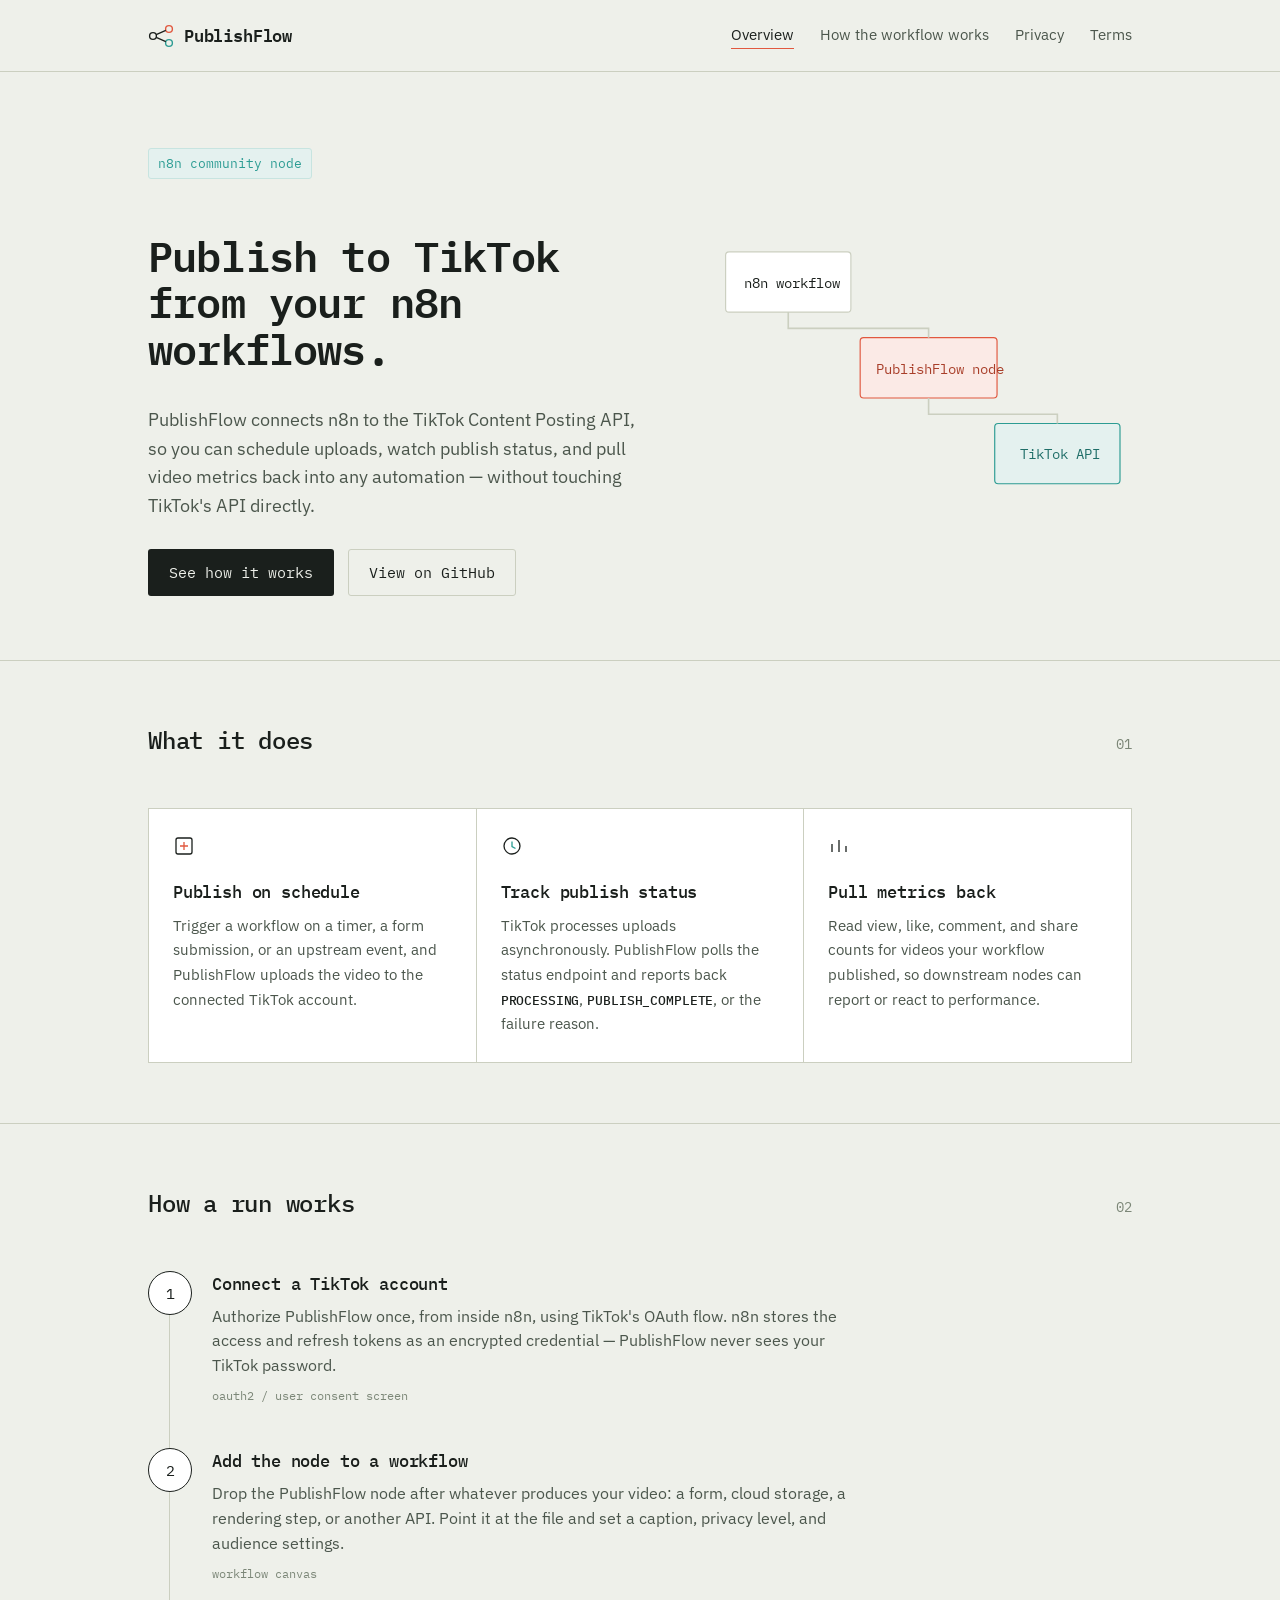
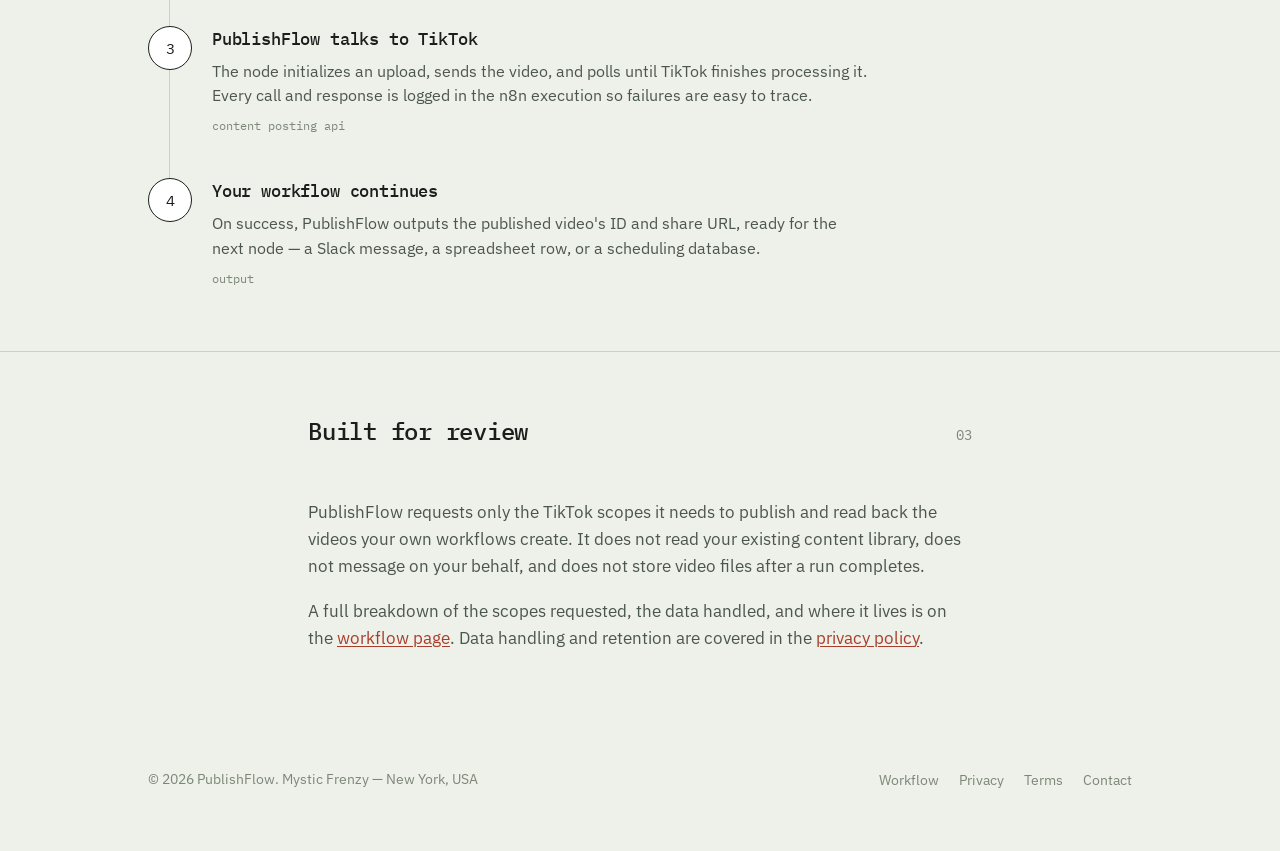
<file: index.html>
<!DOCTYPE html>
<html lang="en">
<head>
<meta charset="UTF-8">
<meta name="viewport" content="width=device-width, initial-scale=1.0">
<title>PublishFlow — TikTok publishing for n8n</title>
<meta name="description" content="PublishFlow is an n8n workflow that publishes videos to TikTok, tracks their status, and pulls performance data back into your automation.">
<link rel="preconnect" href="https://fonts.googleapis.com">
<link rel="preconnect" href="https://fonts.gstatic.com" crossorigin>
<link href="https://fonts.googleapis.com/css2?family=IBM+Plex+Mono:wght@400;500;600&family=IBM+Plex+Sans:wght@400;500;600&display=swap" rel="stylesheet">
<link rel="icon" href="/favicon.ico" sizes="any">
<link rel="apple-touch-icon" href="/apple-touch-icon.png">
<link rel="manifest" href="/site.webmanifest">
<link rel="stylesheet" href="style.css">
</head>
<body>

<header class="site-header">
  <div class="wrap">
    <a class="brand" href="index.html">
      <svg width="26" height="26" viewBox="0 0 26 26" fill="none" xmlns="http://www.w3.org/2000/svg">
        <circle cx="5" cy="13" r="3.4" stroke="#1A1F1C" stroke-width="1.4"/>
        <circle cx="21" cy="6" r="3.4" stroke="#E1583F" stroke-width="1.4"/>
        <circle cx="21" cy="20" r="3.4" stroke="#2C9C93" stroke-width="1.4"/>
        <path d="M8.2 11.6L17.8 7.4M8.2 14.4L17.8 18.6" stroke="#1A1F1C" stroke-width="1.2"/>
      </svg>
      <span class="brand-name">PublishFlow</span>
    </a>
    <nav class="site-nav">
      <a href="index.html" aria-current="page">Overview</a>
      <a href="workflow.html">How the workflow works</a>
      <a href="privacy.html">Privacy</a>
      <a href="terms.html">Terms</a>
    </nav>
  </div>
</header>

<section class="hero">
  <div class="wrap">
    <div>
      <span class="hero-tag">n8n community node</span>
      <h1>Publish to TikTok from your n8n workflows.</h1>
      <p class="lede">PublishFlow connects n8n to the TikTok Content Posting API, so you can schedule uploads, watch publish status, and pull video metrics back into any automation — without touching TikTok's API directly.</p>
      <div class="cta-row">
        <a class="btn btn-primary" href="workflow.html">See how it works</a>
        <a class="btn btn-ghost" href="https://github.com" target="_blank" rel="noopener">View on GitHub</a>
      </div>
    </div>
    <div class="hero-diagram" aria-hidden="true">
      <svg viewBox="0 0 360 260" width="100%" role="img" aria-label="Diagram: n8n workflow connects through PublishFlow to the TikTok API">
        <g font-family="IBM Plex Mono, monospace" font-size="12" fill="#4B564C">
          <rect x="10" y="30" width="108" height="52" rx="3" fill="#FFFFFF" stroke="#CBCFC0"/>
          <text x="26" y="61" fill="#1A1F1C">n8n workflow</text>

          <rect x="126" y="104" width="118" height="52" rx="3" fill="#FBEAE6" stroke="#E1583F"/>
          <text x="140" y="135" fill="#A83E29">PublishFlow node</text>

          <rect x="242" y="178" width="108" height="52" rx="3" fill="#E4F1EF" stroke="#2C9C93"/>
          <text x="264" y="209" fill="#1F6E68">TikTok API</text>

          <path d="M64 82 L64 96 L185 96 L185 104" stroke="#CBCFC0" stroke-width="1.4" fill="none"/>
          <path d="M185 156 L185 170 L296 170 L296 178" stroke="#CBCFC0" stroke-width="1.4" fill="none"/>
        </g>
      </svg>
    </div>
  </div>
</section>

<section class="block">
  <div class="wrap">
    <div class="section-head">
      <h2>What it does</h2>
      <span class="section-num">01</span>
    </div>
    <div class="feature-grid">
      <div class="feature">
        <div class="glyph">
          <svg width="22" height="22" viewBox="0 0 22 22" fill="none"><rect x="3" y="3" width="16" height="16" rx="2" stroke="#1A1F1C" stroke-width="1.3"/><path d="M7 11h8M11 7v8" stroke="#E1583F" stroke-width="1.3"/></svg>
        </div>
        <h3>Publish on schedule</h3>
        <p>Trigger a workflow on a timer, a form submission, or an upstream event, and PublishFlow uploads the video to the connected TikTok account.</p>
      </div>
      <div class="feature">
        <div class="glyph">
          <svg width="22" height="22" viewBox="0 0 22 22" fill="none"><circle cx="11" cy="11" r="8" stroke="#1A1F1C" stroke-width="1.3"/><path d="M11 6.5v5l3.5 2" stroke="#2C9C93" stroke-width="1.3"/></svg>
        </div>
        <h3>Track publish status</h3>
        <p>TikTok processes uploads asynchronously. PublishFlow polls the status endpoint and reports back <span class="mono" style="font-size:0.85em">PROCESSING</span>, <span class="mono" style="font-size:0.85em">PUBLISH_COMPLETE</span>, or the failure reason.</p>
      </div>
      <div class="feature">
        <div class="glyph">
          <svg width="22" height="22" viewBox="0 0 22 22" fill="none"><path d="M4 17V9M11 17V5M18 17v-6" stroke="#1A1F1C" stroke-width="1.3"/></svg>
        </div>
        <h3>Pull metrics back</h3>
        <p>Read view, like, comment, and share counts for videos your workflow published, so downstream nodes can report or react to performance.</p>
      </div>
    </div>
  </div>
</section>

<section class="block">
  <div class="wrap">
    <div class="section-head">
      <h2>How a run works</h2>
      <span class="section-num">02</span>
    </div>
    <div class="prose flow">
      <div class="flow-step">
        <div class="node">1</div>
        <div>
          <h3>Connect a TikTok account</h3>
          <p>Authorize PublishFlow once, from inside n8n, using TikTok's OAuth flow. n8n stores the access and refresh tokens as an encrypted credential — PublishFlow never sees your TikTok password.</p>
          <span class="tag">oauth2 / user consent screen</span>
        </div>
      </div>
      <div class="flow-step">
        <div class="node">2</div>
        <div>
          <h3>Add the node to a workflow</h3>
          <p>Drop the PublishFlow node after whatever produces your video: a form, cloud storage, a rendering step, or another API. Point it at the file and set a caption, privacy level, and audience settings.</p>
          <span class="tag">workflow canvas</span>
        </div>
      </div>
      <div class="flow-step">
        <div class="node">3</div>
        <div>
          <h3>PublishFlow talks to TikTok</h3>
          <p>The node initializes an upload, sends the video, and polls until TikTok finishes processing it. Every call and response is logged in the n8n execution so failures are easy to trace.</p>
          <span class="tag">content posting api</span>
        </div>
      </div>
      <div class="flow-step">
        <div class="node">4</div>
        <div>
          <h3>Your workflow continues</h3>
          <p>On success, PublishFlow outputs the published video's ID and share URL, ready for the next node — a Slack message, a spreadsheet row, or a scheduling database.</p>
          <span class="tag">output</span>
        </div>
      </div>
    </div>
  </div>
</section>

<section class="block">
  <div class="wrap prose">
    <div class="section-head">
      <h2>Built for review</h2>
      <span class="section-num">03</span>
    </div>
    <p>PublishFlow requests only the TikTok scopes it needs to publish and read back the videos your own workflows create. It does not read your existing content library, does not message on your behalf, and does not store video files after a run completes.</p>
    <p>A full breakdown of the scopes requested, the data handled, and where it lives is on the <a href="workflow.html">workflow page</a>. Data handling and retention are covered in the <a href="privacy.html">privacy policy</a>.</p>
  </div>
</section>

<footer class="site-footer">
  <div class="wrap">
    <span class="fine">© 2026 PublishFlow. Mystic Frenzy — New York, USA</span>
    <nav>
      <a href="workflow.html">Workflow</a>
      <a href="privacy.html">Privacy</a>
      <a href="terms.html">Terms</a>
      <a href="mailto:talhaaltaf015@gmail.com">Contact</a>
    </nav>
  </div>
</footer>

</body>
</html>
</file>
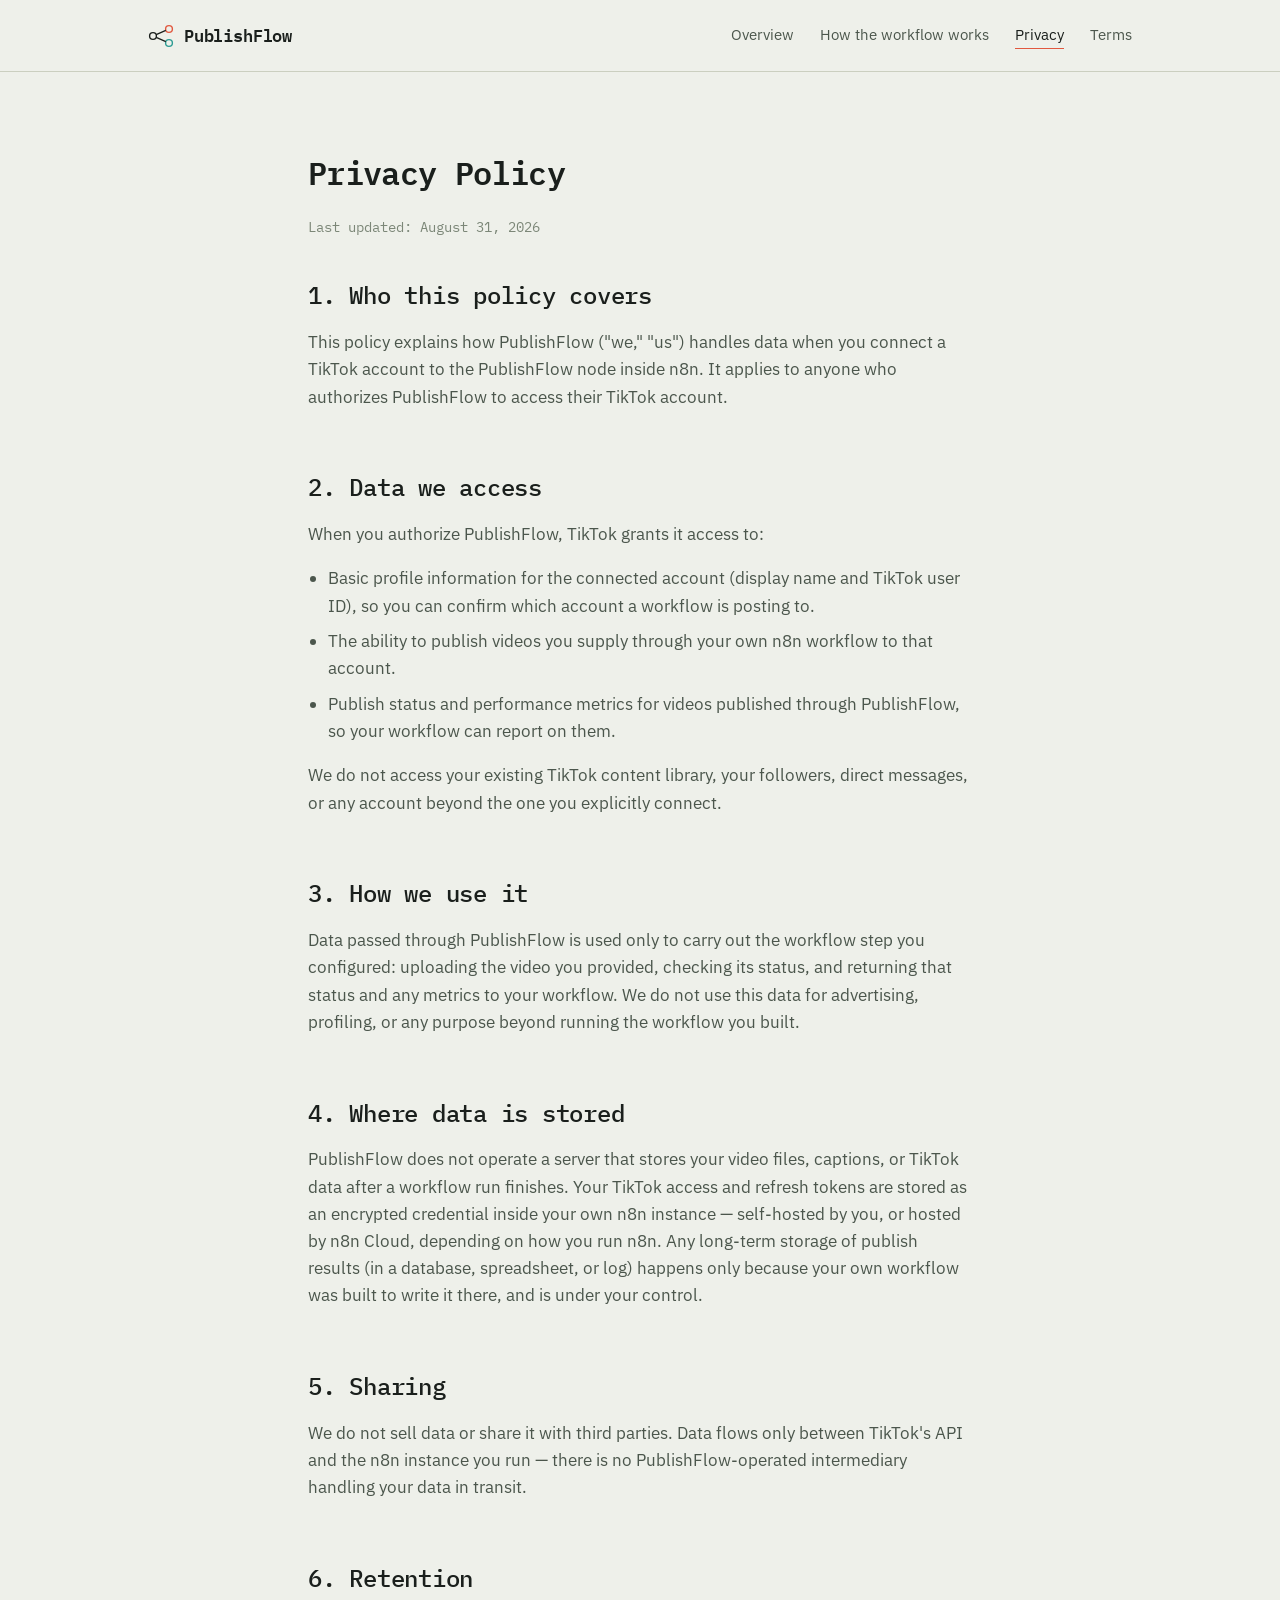
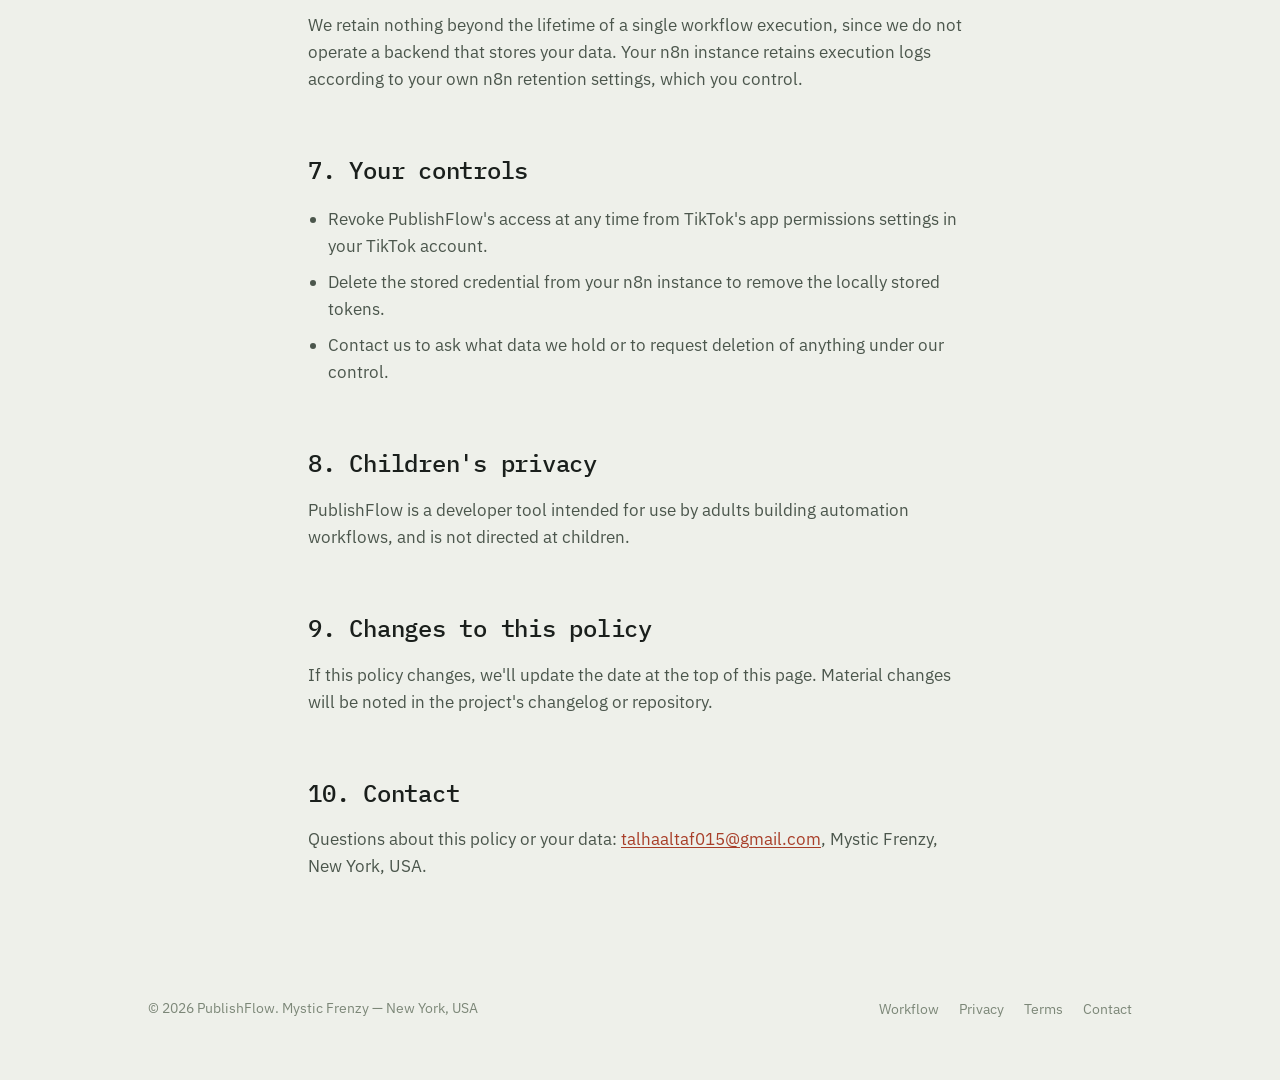
<file: privacy.html>
<!DOCTYPE html>
<html lang="en">
<head>
<meta charset="UTF-8">
<meta name="viewport" content="width=device-width, initial-scale=1.0">
<title>Privacy Policy — PublishFlow</title>
<meta name="description" content="How PublishFlow handles data when connecting n8n to TikTok.">
<link rel="preconnect" href="https://fonts.googleapis.com">
<link rel="preconnect" href="https://fonts.gstatic.com" crossorigin>
<link href="https://fonts.googleapis.com/css2?family=IBM+Plex+Mono:wght@400;500;600&family=IBM+Plex+Sans:wght@400;500;600&display=swap" rel="stylesheet">
<link rel="icon" href="/favicon.ico" sizes="any">
<link rel="apple-touch-icon" href="/apple-touch-icon.png">
<link rel="manifest" href="/site.webmanifest">
<link rel="stylesheet" href="style.css">
</head>
<body>

<header class="site-header">
  <div class="wrap">
    <a class="brand" href="index.html">
      <svg width="26" height="26" viewBox="0 0 26 26" fill="none" xmlns="http://www.w3.org/2000/svg">
        <circle cx="5" cy="13" r="3.4" stroke="#1A1F1C" stroke-width="1.4"/>
        <circle cx="21" cy="6" r="3.4" stroke="#E1583F" stroke-width="1.4"/>
        <circle cx="21" cy="20" r="3.4" stroke="#2C9C93" stroke-width="1.4"/>
        <path d="M8.2 11.6L17.8 7.4M8.2 14.4L17.8 18.6" stroke="#1A1F1C" stroke-width="1.2"/>
      </svg>
      <span class="brand-name">PublishFlow</span>
    </a>
    <nav class="site-nav">
      <a href="index.html">Overview</a>
      <a href="workflow.html">How the workflow works</a>
      <a href="privacy.html" aria-current="page">Privacy</a>
      <a href="terms.html">Terms</a>
    </nav>
  </div>
</header>

<section class="block" style="padding-top:56px;">
  <div class="wrap prose legal">
    <h1 style="font-size:2rem;">Privacy Policy</h1>
    <p class="updated">Last updated: August 31, 2026</p>

    <h2>1. Who this policy covers</h2>
    <p>This policy explains how PublishFlow ("we," "us") handles data when you connect a TikTok account to the PublishFlow node inside n8n. It applies to anyone who authorizes PublishFlow to access their TikTok account.</p>

    <h2>2. Data we access</h2>
    <p>When you authorize PublishFlow, TikTok grants it access to:</p>
    <ul>
      <li>Basic profile information for the connected account (display name and TikTok user ID), so you can confirm which account a workflow is posting to.</li>
      <li>The ability to publish videos you supply through your own n8n workflow to that account.</li>
      <li>Publish status and performance metrics for videos published through PublishFlow, so your workflow can report on them.</li>
    </ul>
    <p>We do not access your existing TikTok content library, your followers, direct messages, or any account beyond the one you explicitly connect.</p>

    <h2>3. How we use it</h2>
    <p>Data passed through PublishFlow is used only to carry out the workflow step you configured: uploading the video you provided, checking its status, and returning that status and any metrics to your workflow. We do not use this data for advertising, profiling, or any purpose beyond running the workflow you built.</p>

    <h2>4. Where data is stored</h2>
    <p>PublishFlow does not operate a server that stores your video files, captions, or TikTok data after a workflow run finishes. Your TikTok access and refresh tokens are stored as an encrypted credential inside your own n8n instance — self-hosted by you, or hosted by n8n Cloud, depending on how you run n8n. Any long-term storage of publish results (in a database, spreadsheet, or log) happens only because your own workflow was built to write it there, and is under your control.</p>

    <h2>5. Sharing</h2>
    <p>We do not sell data or share it with third parties. Data flows only between TikTok's API and the n8n instance you run — there is no PublishFlow-operated intermediary handling your data in transit.</p>

    <h2>6. Retention</h2>
    <p>We retain nothing beyond the lifetime of a single workflow execution, since we do not operate a backend that stores your data. Your n8n instance retains execution logs according to your own n8n retention settings, which you control.</p>

    <h2>7. Your controls</h2>
    <ul>
      <li>Revoke PublishFlow's access at any time from TikTok's app permissions settings in your TikTok account.</li>
      <li>Delete the stored credential from your n8n instance to remove the locally stored tokens.</li>
      <li>Contact us to ask what data we hold or to request deletion of anything under our control.</li>
    </ul>

    <h2>8. Children's privacy</h2>
    <p>PublishFlow is a developer tool intended for use by adults building automation workflows, and is not directed at children.</p>

    <h2>9. Changes to this policy</h2>
    <p>If this policy changes, we'll update the date at the top of this page. Material changes will be noted in the project's changelog or repository.</p>

    <h2>10. Contact</h2>
    <p>Questions about this policy or your data: <a href="mailto:talhaaltaf015@gmail.com">talhaaltaf015@gmail.com</a>, Mystic Frenzy, New York, USA.</p>

  </div>
</section>

<footer class="site-footer">
  <div class="wrap">
    <span class="fine">© 2026 PublishFlow. Mystic Frenzy — New York, USA</span>
    <nav>
      <a href="workflow.html">Workflow</a>
      <a href="privacy.html">Privacy</a>
      <a href="terms.html">Terms</a>
      <a href="mailto:talhaaltaf015@gmail.com">Contact</a>
    </nav>
  </div>
</footer>

</body>
</html>
</file>
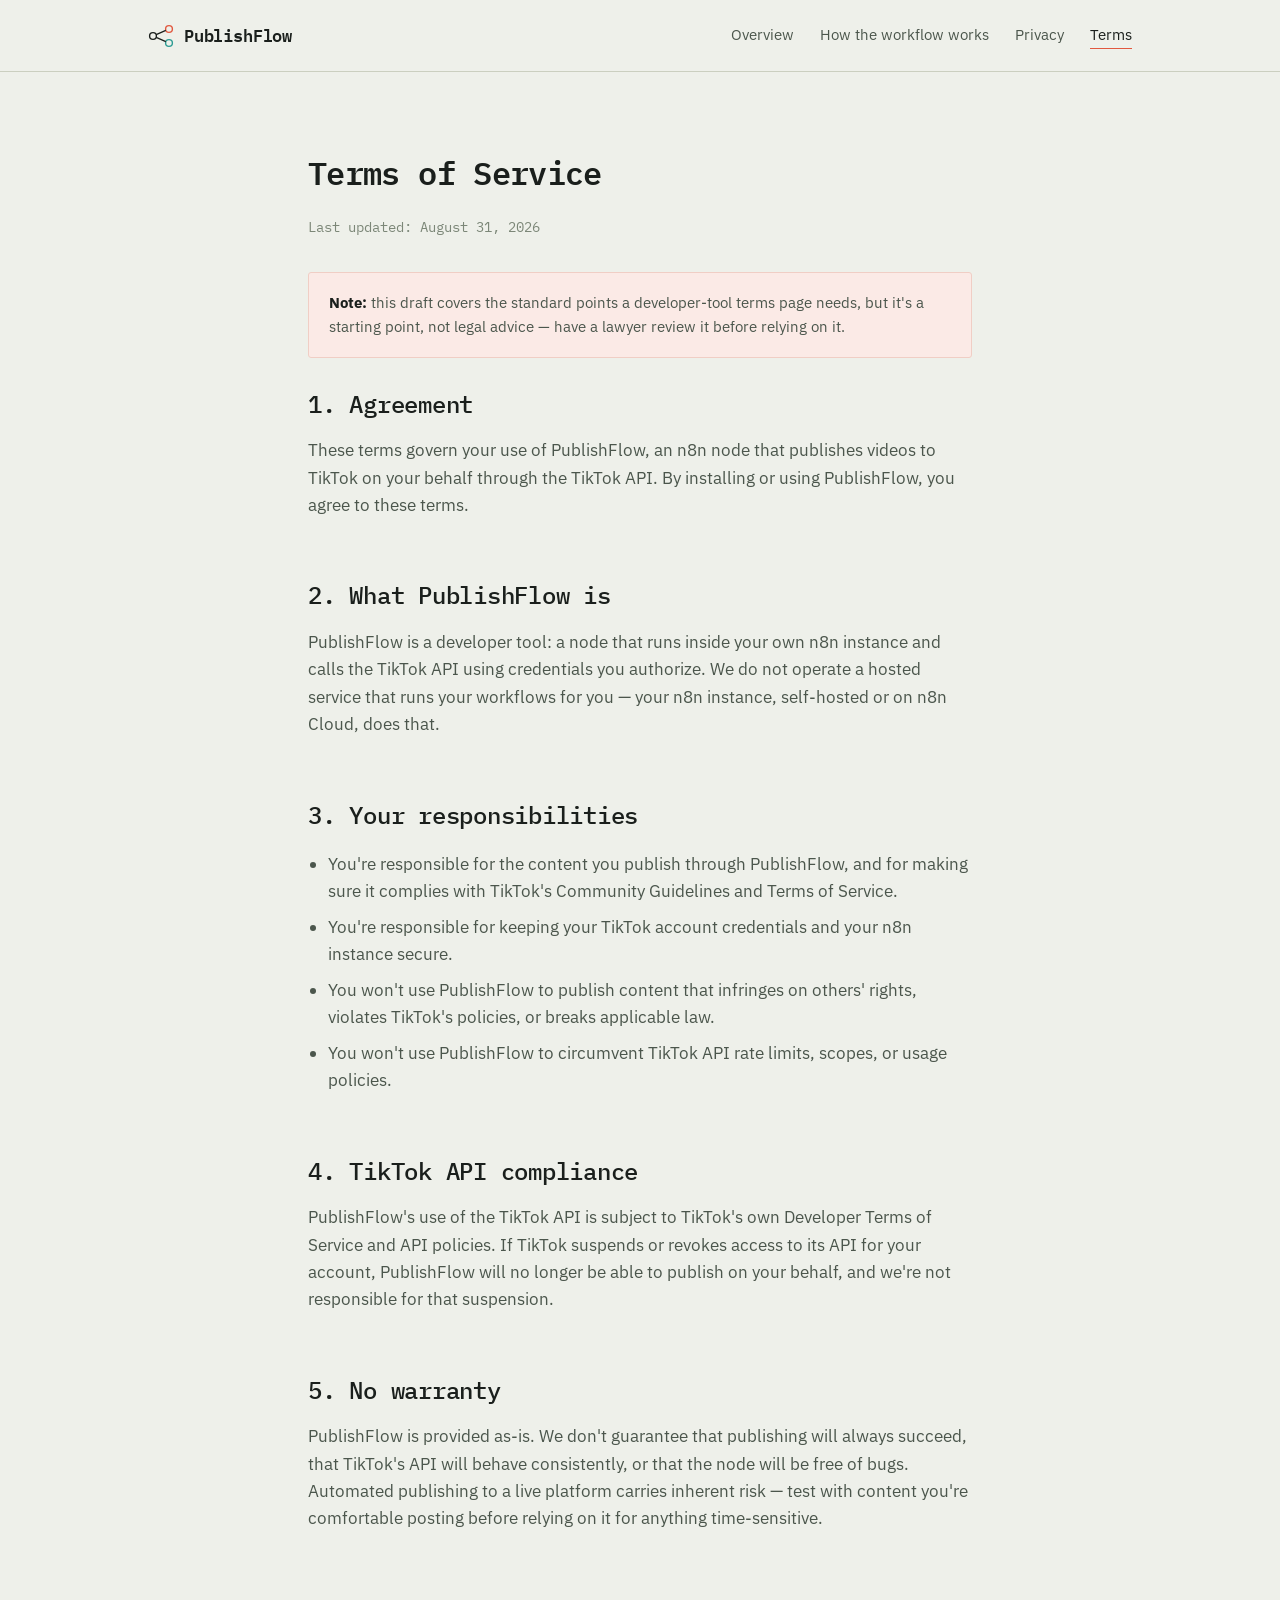
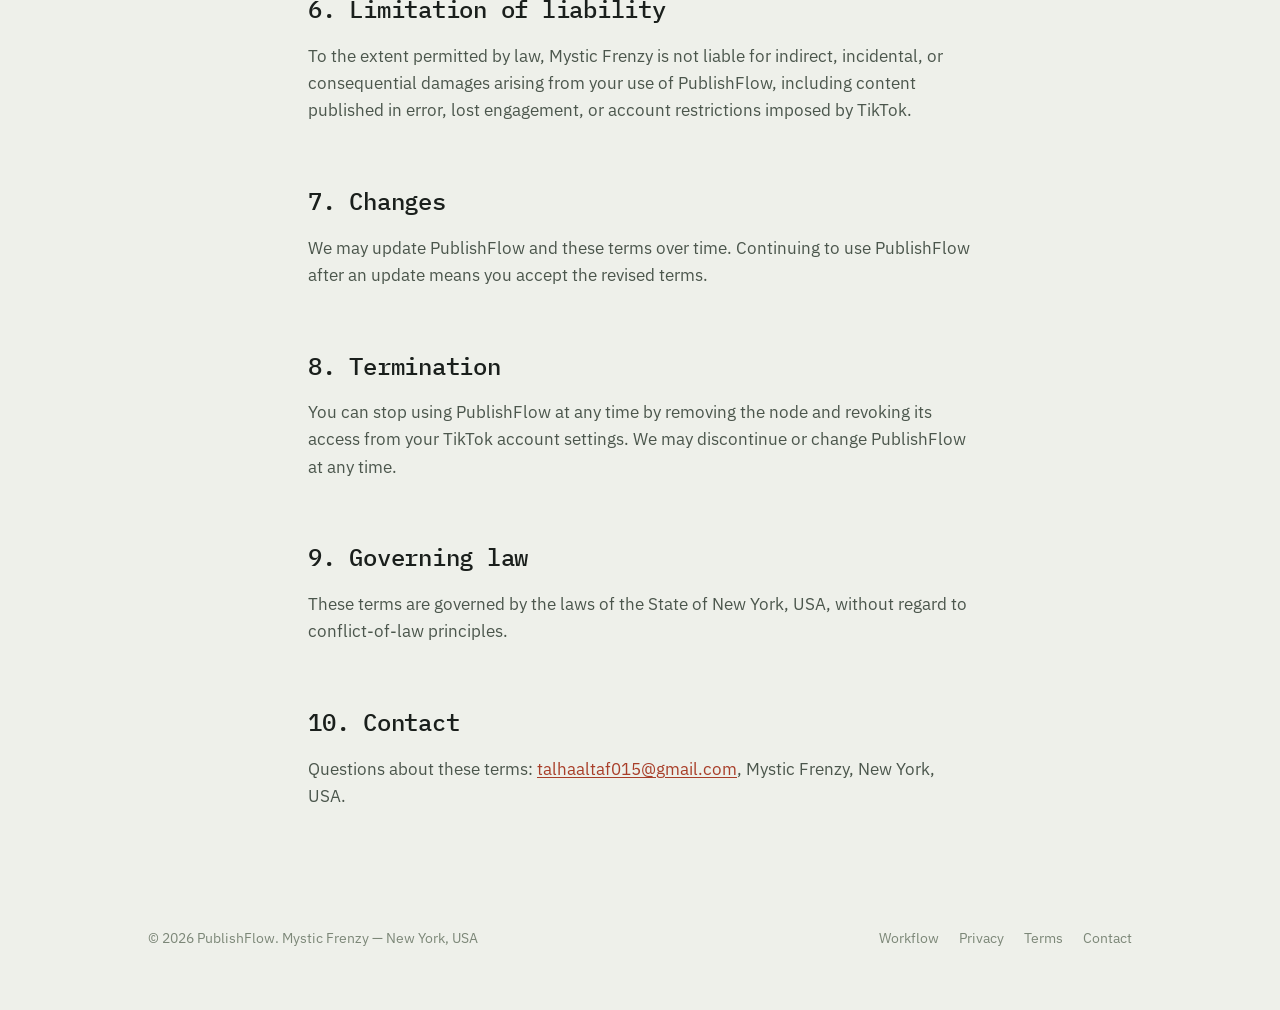
<file: terms.html>
<!DOCTYPE html>
<html lang="en">
<head>
<meta charset="UTF-8">
<meta name="viewport" content="width=device-width, initial-scale=1.0">
<title>Terms of Service — PublishFlow</title>
<meta name="description" content="Terms for using the PublishFlow n8n node to publish to TikTok.">
<link rel="preconnect" href="https://fonts.googleapis.com">
<link rel="preconnect" href="https://fonts.gstatic.com" crossorigin>
<link href="https://fonts.googleapis.com/css2?family=IBM+Plex+Mono:wght@400;500;600&family=IBM+Plex+Sans:wght@400;500;600&display=swap" rel="stylesheet">
<link rel="icon" href="/favicon.ico" sizes="any">
<link rel="apple-touch-icon" href="/apple-touch-icon.png">
<link rel="manifest" href="/site.webmanifest">
<link rel="stylesheet" href="style.css">
</head>
<body>

<header class="site-header">
  <div class="wrap">
    <a class="brand" href="index.html">
      <svg width="26" height="26" viewBox="0 0 26 26" fill="none" xmlns="http://www.w3.org/2000/svg">
        <circle cx="5" cy="13" r="3.4" stroke="#1A1F1C" stroke-width="1.4"/>
        <circle cx="21" cy="6" r="3.4" stroke="#E1583F" stroke-width="1.4"/>
        <circle cx="21" cy="20" r="3.4" stroke="#2C9C93" stroke-width="1.4"/>
        <path d="M8.2 11.6L17.8 7.4M8.2 14.4L17.8 18.6" stroke="#1A1F1C" stroke-width="1.2"/>
      </svg>
      <span class="brand-name">PublishFlow</span>
    </a>
    <nav class="site-nav">
      <a href="index.html">Overview</a>
      <a href="workflow.html">How the workflow works</a>
      <a href="privacy.html">Privacy</a>
      <a href="terms.html" aria-current="page">Terms</a>
    </nav>
  </div>
</header>

<section class="block" style="padding-top:56px;">
  <div class="wrap prose legal">
    <h1 style="font-size:2rem;">Terms of Service</h1>
    <p class="updated">Last updated: August 31, 2026</p>

    <div class="callout"><strong>Note:</strong> this draft covers the standard points a developer-tool terms page needs, but it's a starting point, not legal advice — have a lawyer review it before relying on it.</div>

    <h2>1. Agreement</h2>
    <p>These terms govern your use of PublishFlow, an n8n node that publishes videos to TikTok on your behalf through the TikTok API. By installing or using PublishFlow, you agree to these terms.</p>

    <h2>2. What PublishFlow is</h2>
    <p>PublishFlow is a developer tool: a node that runs inside your own n8n instance and calls the TikTok API using credentials you authorize. We do not operate a hosted service that runs your workflows for you — your n8n instance, self-hosted or on n8n Cloud, does that.</p>

    <h2>3. Your responsibilities</h2>
    <ul>
      <li>You're responsible for the content you publish through PublishFlow, and for making sure it complies with TikTok's Community Guidelines and Terms of Service.</li>
      <li>You're responsible for keeping your TikTok account credentials and your n8n instance secure.</li>
      <li>You won't use PublishFlow to publish content that infringes on others' rights, violates TikTok's policies, or breaks applicable law.</li>
      <li>You won't use PublishFlow to circumvent TikTok API rate limits, scopes, or usage policies.</li>
    </ul>

    <h2>4. TikTok API compliance</h2>
    <p>PublishFlow's use of the TikTok API is subject to TikTok's own Developer Terms of Service and API policies. If TikTok suspends or revokes access to its API for your account, PublishFlow will no longer be able to publish on your behalf, and we're not responsible for that suspension.</p>

    <h2>5. No warranty</h2>
    <p>PublishFlow is provided as-is. We don't guarantee that publishing will always succeed, that TikTok's API will behave consistently, or that the node will be free of bugs. Automated publishing to a live platform carries inherent risk — test with content you're comfortable posting before relying on it for anything time-sensitive.</p>

    <h2>6. Limitation of liability</h2>
    <p>To the extent permitted by law, Mystic Frenzy is not liable for indirect, incidental, or consequential damages arising from your use of PublishFlow, including content published in error, lost engagement, or account restrictions imposed by TikTok.</p>

    <h2>7. Changes</h2>
    <p>We may update PublishFlow and these terms over time. Continuing to use PublishFlow after an update means you accept the revised terms.</p>

    <h2>8. Termination</h2>
    <p>You can stop using PublishFlow at any time by removing the node and revoking its access from your TikTok account settings. We may discontinue or change PublishFlow at any time.</p>

    <h2>9. Governing law</h2>
    <p>These terms are governed by the laws of the State of New York, USA, without regard to conflict-of-law principles.</p>

    <h2>10. Contact</h2>
    <p>Questions about these terms: <a href="mailto:talhaaltaf015@gmail.com">talhaaltaf015@gmail.com</a>, Mystic Frenzy, New York, USA.</p>

  </div>
</section>

<footer class="site-footer">
  <div class="wrap">
    <span class="fine">© 2026 PublishFlow. Mystic Frenzy — New York, USA</span>
    <nav>
      <a href="workflow.html">Workflow</a>
      <a href="privacy.html">Privacy</a>
      <a href="terms.html">Terms</a>
      <a href="mailto:talhaaltaf015@gmail.com">Contact</a>
    </nav>
  </div>
</footer>

</body>
</html>
</file>
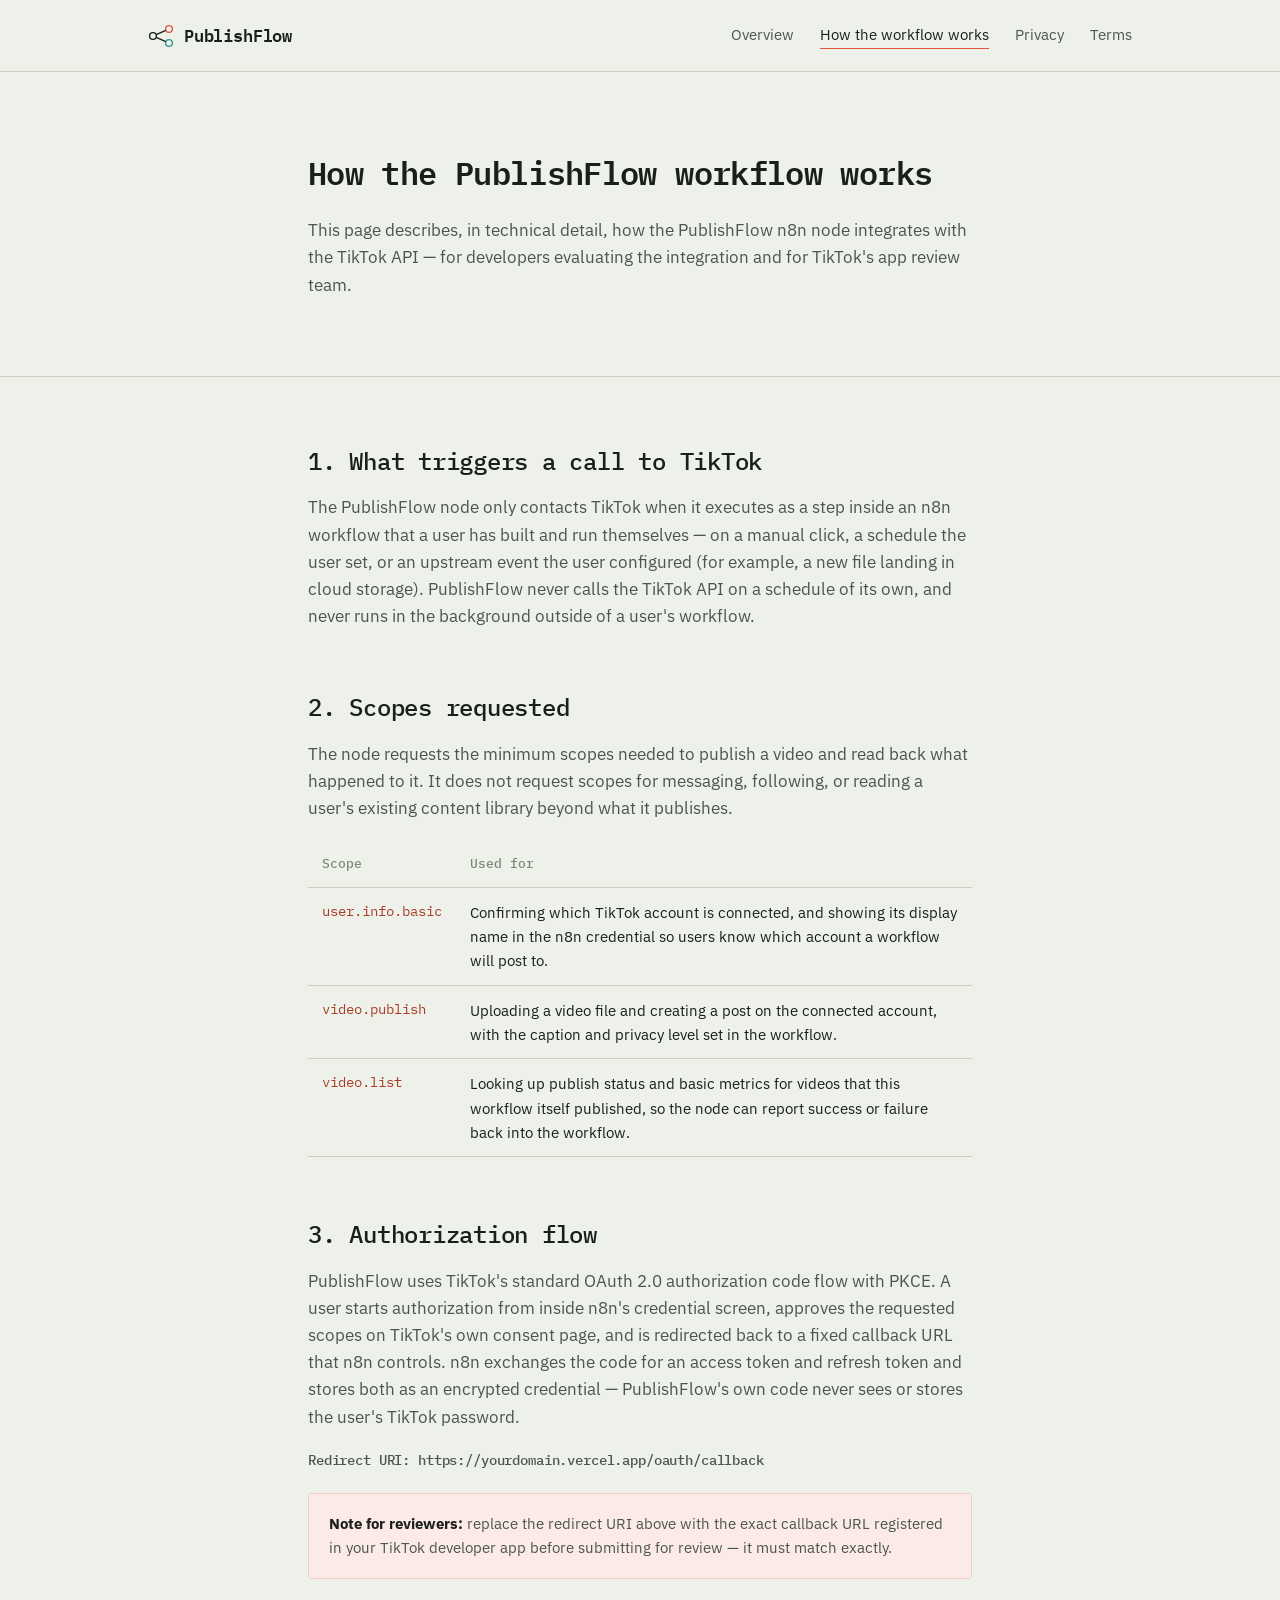
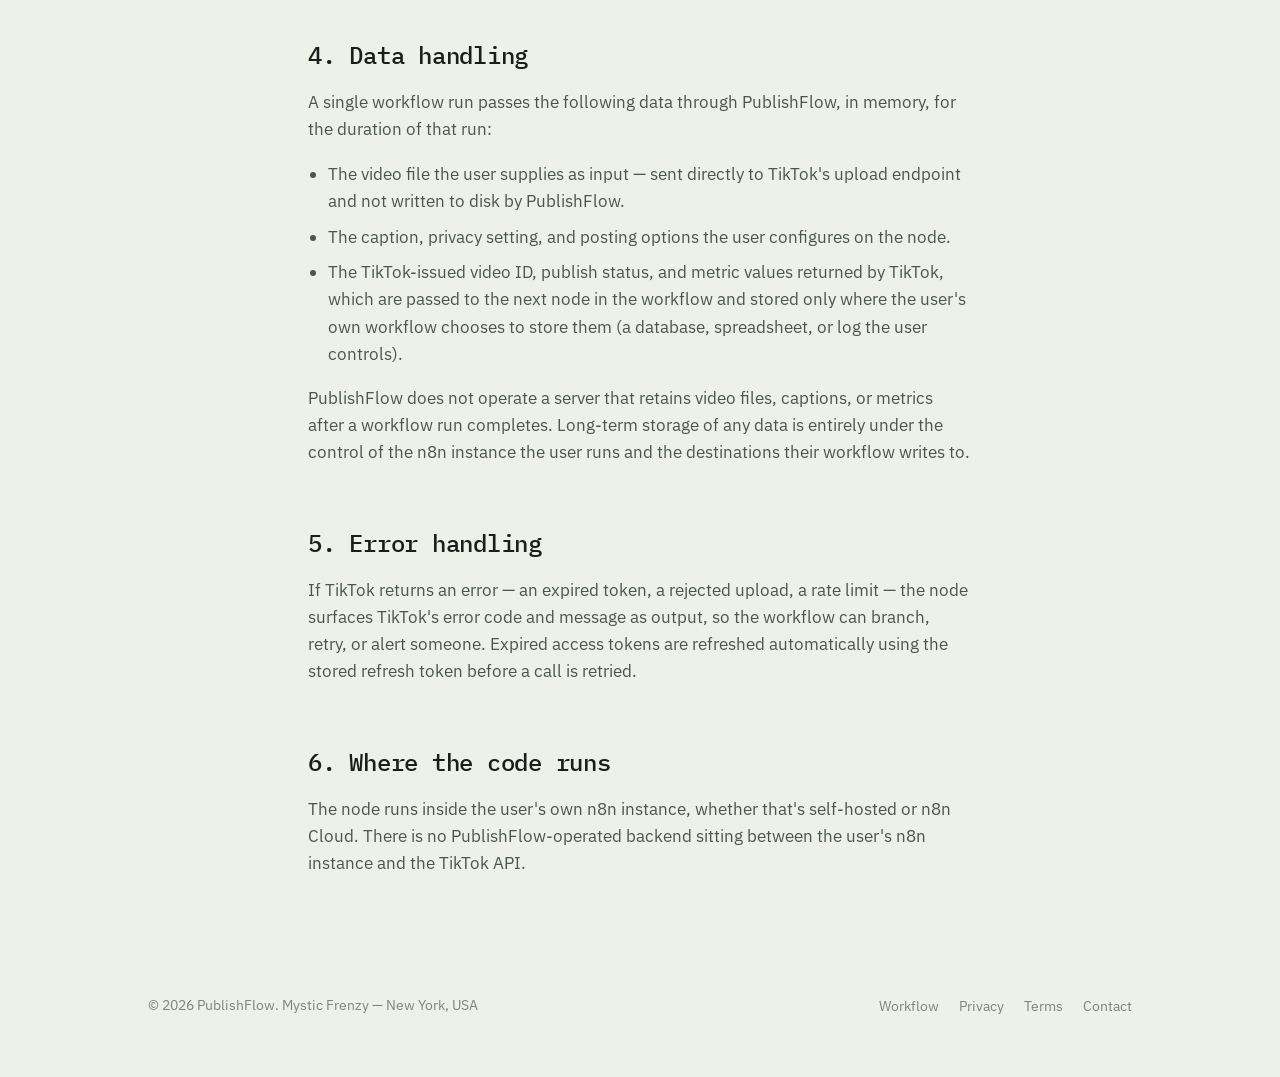
<file: workflow.html>
<!DOCTYPE html>
<html lang="en">
<head>
<meta charset="UTF-8">
<meta name="viewport" content="width=device-width, initial-scale=1.0">
<title>How the workflow works — PublishFlow</title>
<meta name="description" content="A detailed walkthrough of how PublishFlow's n8n node uses the TikTok API, including scopes, data flow, and redirect URIs.">
<link rel="preconnect" href="https://fonts.googleapis.com">
<link rel="preconnect" href="https://fonts.gstatic.com" crossorigin>
<link href="https://fonts.googleapis.com/css2?family=IBM+Plex+Mono:wght@400;500;600&family=IBM+Plex+Sans:wght@400;500;600&display=swap" rel="stylesheet">
<link rel="icon" href="/favicon.ico" sizes="any">
<link rel="apple-touch-icon" href="/apple-touch-icon.png">
<link rel="manifest" href="/site.webmanifest">
<link rel="stylesheet" href="style.css">
</head>
<body>

<header class="site-header">
  <div class="wrap">
    <a class="brand" href="index.html">
      <svg width="26" height="26" viewBox="0 0 26 26" fill="none" xmlns="http://www.w3.org/2000/svg">
        <circle cx="5" cy="13" r="3.4" stroke="#1A1F1C" stroke-width="1.4"/>
        <circle cx="21" cy="6" r="3.4" stroke="#E1583F" stroke-width="1.4"/>
        <circle cx="21" cy="20" r="3.4" stroke="#2C9C93" stroke-width="1.4"/>
        <path d="M8.2 11.6L17.8 7.4M8.2 14.4L17.8 18.6" stroke="#1A1F1C" stroke-width="1.2"/>
      </svg>
      <span class="brand-name">PublishFlow</span>
    </a>
    <nav class="site-nav">
      <a href="index.html">Overview</a>
      <a href="workflow.html" aria-current="page">How the workflow works</a>
      <a href="privacy.html">Privacy</a>
      <a href="terms.html">Terms</a>
    </nav>
  </div>
</header>

<section class="block" style="border-bottom:1px solid var(--line); padding-top:56px;">
  <div class="wrap prose legal">
    <h1 style="font-size:2rem;">How the PublishFlow workflow works</h1>
    <p class="lede" style="margin-top:14px;">This page describes, in technical detail, how the PublishFlow n8n node integrates with the TikTok API — for developers evaluating the integration and for TikTok's app review team.</p>
  </div>
</section>

<section class="block">
  <div class="wrap prose legal">

    <h2>1. What triggers a call to TikTok</h2>
    <p>The PublishFlow node only contacts TikTok when it executes as a step inside an n8n workflow that a user has built and run themselves — on a manual click, a schedule the user set, or an upstream event the user configured (for example, a new file landing in cloud storage). PublishFlow never calls the TikTok API on a schedule of its own, and never runs in the background outside of a user's workflow.</p>

    <h2>2. Scopes requested</h2>
    <p>The node requests the minimum scopes needed to publish a video and read back what happened to it. It does not request scopes for messaging, following, or reading a user's existing content library beyond what it publishes.</p>
    <table class="scope-table">
      <thead>
        <tr><th>Scope</th><th>Used for</th></tr>
      </thead>
      <tbody>
        <tr>
          <td class="scope-name">user.info.basic</td>
          <td>Confirming which TikTok account is connected, and showing its display name in the n8n credential so users know which account a workflow will post to.</td>
        </tr>
        <tr>
          <td class="scope-name">video.publish</td>
          <td>Uploading a video file and creating a post on the connected account, with the caption and privacy level set in the workflow.</td>
        </tr>
        <tr>
          <td class="scope-name">video.list</td>
          <td>Looking up publish status and basic metrics for videos that this workflow itself published, so the node can report success or failure back into the workflow.</td>
        </tr>
      </tbody>
    </table>

    <h2>3. Authorization flow</h2>
    <p>PublishFlow uses TikTok's standard OAuth 2.0 authorization code flow with PKCE. A user starts authorization from inside n8n's credential screen, approves the requested scopes on TikTok's own consent page, and is redirected back to a fixed callback URL that n8n controls. n8n exchanges the code for an access token and refresh token and stores both as an encrypted credential — PublishFlow's own code never sees or stores the user's TikTok password.</p>
    <p class="mono" style="font-size:0.9rem; color:var(--ink-soft);">Redirect URI: https://yourdomain.vercel.app/oauth/callback</p>
    <div class="callout"><strong>Note for reviewers:</strong> replace the redirect URI above with the exact callback URL registered in your TikTok developer app before submitting for review — it must match exactly.</div>

    <h2>4. Data handling</h2>
    <p>A single workflow run passes the following data through PublishFlow, in memory, for the duration of that run:</p>
    <ul>
      <li>The video file the user supplies as input — sent directly to TikTok's upload endpoint and not written to disk by PublishFlow.</li>
      <li>The caption, privacy setting, and posting options the user configures on the node.</li>
      <li>The TikTok-issued video ID, publish status, and metric values returned by TikTok, which are passed to the next node in the workflow and stored only where the user's own workflow chooses to store them (a database, spreadsheet, or log the user controls).</li>
    </ul>
    <p>PublishFlow does not operate a server that retains video files, captions, or metrics after a workflow run completes. Long-term storage of any data is entirely under the control of the n8n instance the user runs and the destinations their workflow writes to.</p>

    <h2>5. Error handling</h2>
    <p>If TikTok returns an error — an expired token, a rejected upload, a rate limit — the node surfaces TikTok's error code and message as output, so the workflow can branch, retry, or alert someone. Expired access tokens are refreshed automatically using the stored refresh token before a call is retried.</p>

    <h2>6. Where the code runs</h2>
    <p>The node runs inside the user's own n8n instance, whether that's self-hosted or n8n Cloud. There is no PublishFlow-operated backend sitting between the user's n8n instance and the TikTok API.</p>

  </div>
</section>

<footer class="site-footer">
  <div class="wrap">
    <span class="fine">© 2026 PublishFlow. Mystic Frenzy — New York, USA</span>
    <nav>
      <a href="workflow.html">Workflow</a>
      <a href="privacy.html">Privacy</a>
      <a href="terms.html">Terms</a>
      <a href="mailto:talhaaltaf015@gmail.com">Contact</a>
    </nav>
  </div>
</footer>

</body>
</html>
</file>
<file: style.css>
/* ============================================================
   PublishFlow — design tokens
   Palette grounded in the subject: n8n-style flow automation
   (coral) meeting the TikTok content layer (teal). Paper-grey
   base keeps it a working technical document, not a marketing
   poster.
   ============================================================ */

:root {
  --bg: #EEF0EA;
  --surface: #FFFFFF;
  --ink: #1A1F1C;
  --ink-soft: #4B564C;
  --ink-faint: #7C8778;
  --line: #CBCFC0;
  --coral: #E1583F;
  --coral-ink: #A83E29;
  --teal: #2C9C93;
  --teal-soft: #E4F1EF;
  --coral-soft: #FBEAE6;
  --radius: 3px;
  --max: 720px;
  --wide: 1040px;
}

* { box-sizing: border-box; }

html {
  scroll-behavior: smooth;
}

body {
  margin: 0;
  background: var(--bg);
  color: var(--ink);
  font-family: "IBM Plex Sans", -apple-system, BlinkMacSystemFont, "Segoe UI", sans-serif;
  font-size: 17px;
  line-height: 1.6;
  -webkit-font-smoothing: antialiased;
}

@media (prefers-reduced-motion: reduce) {
  html { scroll-behavior: auto; }
  * { animation-duration: 0.001ms !important; transition-duration: 0.001ms !important; }
}

h1, h2, h3, .mono {
  font-family: "IBM Plex Mono", ui-monospace, SFMono-Regular, Menlo, monospace;
  font-weight: 500;
  letter-spacing: -0.01em;
  color: var(--ink);
}

h1 { font-size: 2.6rem; line-height: 1.12; font-weight: 600; letter-spacing: -0.02em; }
h2 { font-size: 1.5rem; margin: 0 0 0.6em; }
h3 { font-size: 1.05rem; margin: 0 0 0.4em; }

p { margin: 0 0 1em; color: var(--ink-soft); }
a { color: var(--coral-ink); text-decoration-thickness: 1px; text-underline-offset: 2px; }
a:hover { color: var(--coral); }
a:focus-visible, button:focus-visible { outline: 2px solid var(--teal); outline-offset: 2px; }

.wrap {
  max-width: var(--wide);
  margin: 0 auto;
  padding: 0 28px;
}

.prose {
  max-width: var(--max);
}

/* ---------- Header ---------- */

.site-header {
  border-bottom: 1px solid var(--line);
  padding: 22px 0;
}

.site-header .wrap {
  display: flex;
  align-items: center;
  justify-content: space-between;
  gap: 20px;
}

.brand {
  display: flex;
  align-items: center;
  gap: 10px;
  text-decoration: none;
  color: var(--ink);
}

.brand svg { display: block; }

.brand-name {
  font-family: "IBM Plex Mono", monospace;
  font-weight: 600;
  font-size: 1.05rem;
  letter-spacing: -0.01em;
  color: var(--ink);
}

nav.site-nav {
  display: flex;
  gap: 26px;
  flex-wrap: wrap;
}

nav.site-nav a {
  color: var(--ink-soft);
  text-decoration: none;
  font-size: 0.95rem;
  border-bottom: 1px solid transparent;
  padding-bottom: 2px;
}

nav.site-nav a:hover,
nav.site-nav a[aria-current="page"] {
  color: var(--ink);
  border-bottom-color: var(--coral);
}

/* ---------- Hero ---------- */

.hero {
  padding: 76px 0 64px;
  border-bottom: 1px solid var(--line);
}

.hero .wrap {
  display: grid;
  grid-template-columns: 1.1fr 0.9fr;
  gap: 56px;
  align-items: center;
}

.hero-tag {
  display: inline-block;
  font-family: "IBM Plex Mono", monospace;
  font-size: 0.82rem;
  color: var(--teal);
  background: var(--teal-soft);
  border: 1px solid #c7e4e0;
  border-radius: var(--radius);
  padding: 4px 9px;
  margin-bottom: 18px;
}

.hero p.lede {
  font-size: 1.12rem;
  color: var(--ink-soft);
  max-width: 46ch;
}

.cta-row {
  display: flex;
  gap: 14px;
  margin-top: 28px;
  flex-wrap: wrap;
}

.btn {
  display: inline-block;
  padding: 11px 20px;
  border-radius: var(--radius);
  font-family: "IBM Plex Mono", monospace;
  font-size: 0.92rem;
  text-decoration: none;
  border: 1px solid transparent;
}

.btn-primary {
  background: var(--ink);
  color: var(--bg);
}
.btn-primary:hover { background: var(--coral-ink); color: #fff; }

.btn-ghost {
  background: transparent;
  color: var(--ink);
  border-color: var(--line);
}
.btn-ghost:hover { border-color: var(--ink); color: var(--ink); }

/* ---------- Sections ---------- */

section.block {
  padding: 60px 0;
  border-bottom: 1px solid var(--line);
}

section.block:last-of-type { border-bottom: none; }

.section-head {
  display: flex;
  align-items: baseline;
  justify-content: space-between;
  gap: 20px;
  margin-bottom: 34px;
  flex-wrap: wrap;
}

.section-num {
  font-family: "IBM Plex Mono", monospace;
  color: var(--ink-faint);
  font-size: 0.9rem;
}

/* ---------- Feature grid ---------- */

.feature-grid {
  display: grid;
  grid-template-columns: repeat(3, 1fr);
  gap: 1px;
  background: var(--line);
  border: 1px solid var(--line);
}

.feature {
  background: var(--surface);
  padding: 26px 24px;
}

.feature .glyph {
  margin-bottom: 14px;
}

.feature p { margin: 0; font-size: 0.96rem; }

/* ---------- Flow steps (node/connector motif — content is sequential) ---------- */

.flow {
  position: relative;
}

.flow-step {
  display: grid;
  grid-template-columns: 44px 1fr;
  gap: 20px;
  position: relative;
  padding-bottom: 40px;
}

.flow-step:last-child { padding-bottom: 0; }

.flow-step::before {
  content: "";
  position: absolute;
  left: 21px;
  top: 44px;
  bottom: -4px;
  width: 1px;
  background: var(--line);
}

.flow-step:last-child::before { display: none; }

.node {
  width: 44px;
  height: 44px;
  border-radius: 50%;
  border: 1px solid var(--ink);
  background: var(--surface);
  display: flex;
  align-items: center;
  justify-content: center;
  font-family: "IBM Plex Mono", monospace;
  font-size: 0.95rem;
  color: var(--ink);
  z-index: 1;
}

.flow-step h3 { margin-bottom: 6px; }
.flow-step p { margin: 0; font-size: 0.97rem; }

.flow-step .tag {
  display: inline-block;
  font-family: "IBM Plex Mono", monospace;
  font-size: 0.78rem;
  color: var(--ink-faint);
  margin-top: 8px;
}

/* ---------- Scope table ---------- */

table.scope-table {
  width: 100%;
  border-collapse: collapse;
  margin: 20px 0 8px;
  font-size: 0.95rem;
}

table.scope-table th,
table.scope-table td {
  text-align: left;
  padding: 12px 14px;
  border-bottom: 1px solid var(--line);
  vertical-align: top;
}

table.scope-table th {
  font-family: "IBM Plex Mono", monospace;
  font-size: 0.8rem;
  color: var(--ink-faint);
  font-weight: 500;
}

table.scope-table td.scope-name {
  font-family: "IBM Plex Mono", monospace;
  font-size: 0.88rem;
  color: var(--coral-ink);
  white-space: nowrap;
}

/* ---------- Callout ---------- */

.callout {
  background: var(--coral-soft);
  border: 1px solid #f0cec5;
  border-radius: var(--radius);
  padding: 18px 20px;
  font-size: 0.94rem;
  color: var(--ink-soft);
  margin: 22px 0;
}

.callout strong { color: var(--ink); }

/* ---------- Legal pages ---------- */

.legal h2 {
  margin-top: 2.2em;
  padding-top: 0.2em;
}
.legal h2:first-of-type { margin-top: 0; }

.legal ul { color: var(--ink-soft); padding-left: 1.2em; }
.legal li { margin-bottom: 0.5em; }

.updated {
  font-family: "IBM Plex Mono", monospace;
  font-size: 0.85rem;
  color: var(--ink-faint);
  margin-bottom: 2.4em;
}

/* ---------- Footer ---------- */

footer.site-footer {
  padding: 40px 0 60px;
}

footer.site-footer .wrap {
  display: flex;
  justify-content: space-between;
  align-items: center;
  flex-wrap: wrap;
  gap: 14px;
}

footer.site-footer nav {
  display: flex;
  gap: 20px;
}

footer.site-footer a {
  color: var(--ink-faint);
  font-size: 0.88rem;
  text-decoration: none;
}
footer.site-footer a:hover { color: var(--ink); }

footer .fine {
  font-size: 0.85rem;
  color: var(--ink-faint);
}

/* ---------- Responsive ---------- */

@media (max-width: 860px) {
  .hero .wrap { grid-template-columns: 1fr; }
  .feature-grid { grid-template-columns: 1fr; }
  h1 { font-size: 2.1rem; }
  .hero-diagram { max-width: 320px; }
}

@media (max-width: 560px) {
  .site-header .wrap { flex-direction: column; align-items: flex-start; gap: 14px; }
  section.block { padding: 44px 0; }
  table.scope-table { font-size: 0.86rem; }
}
</file>
